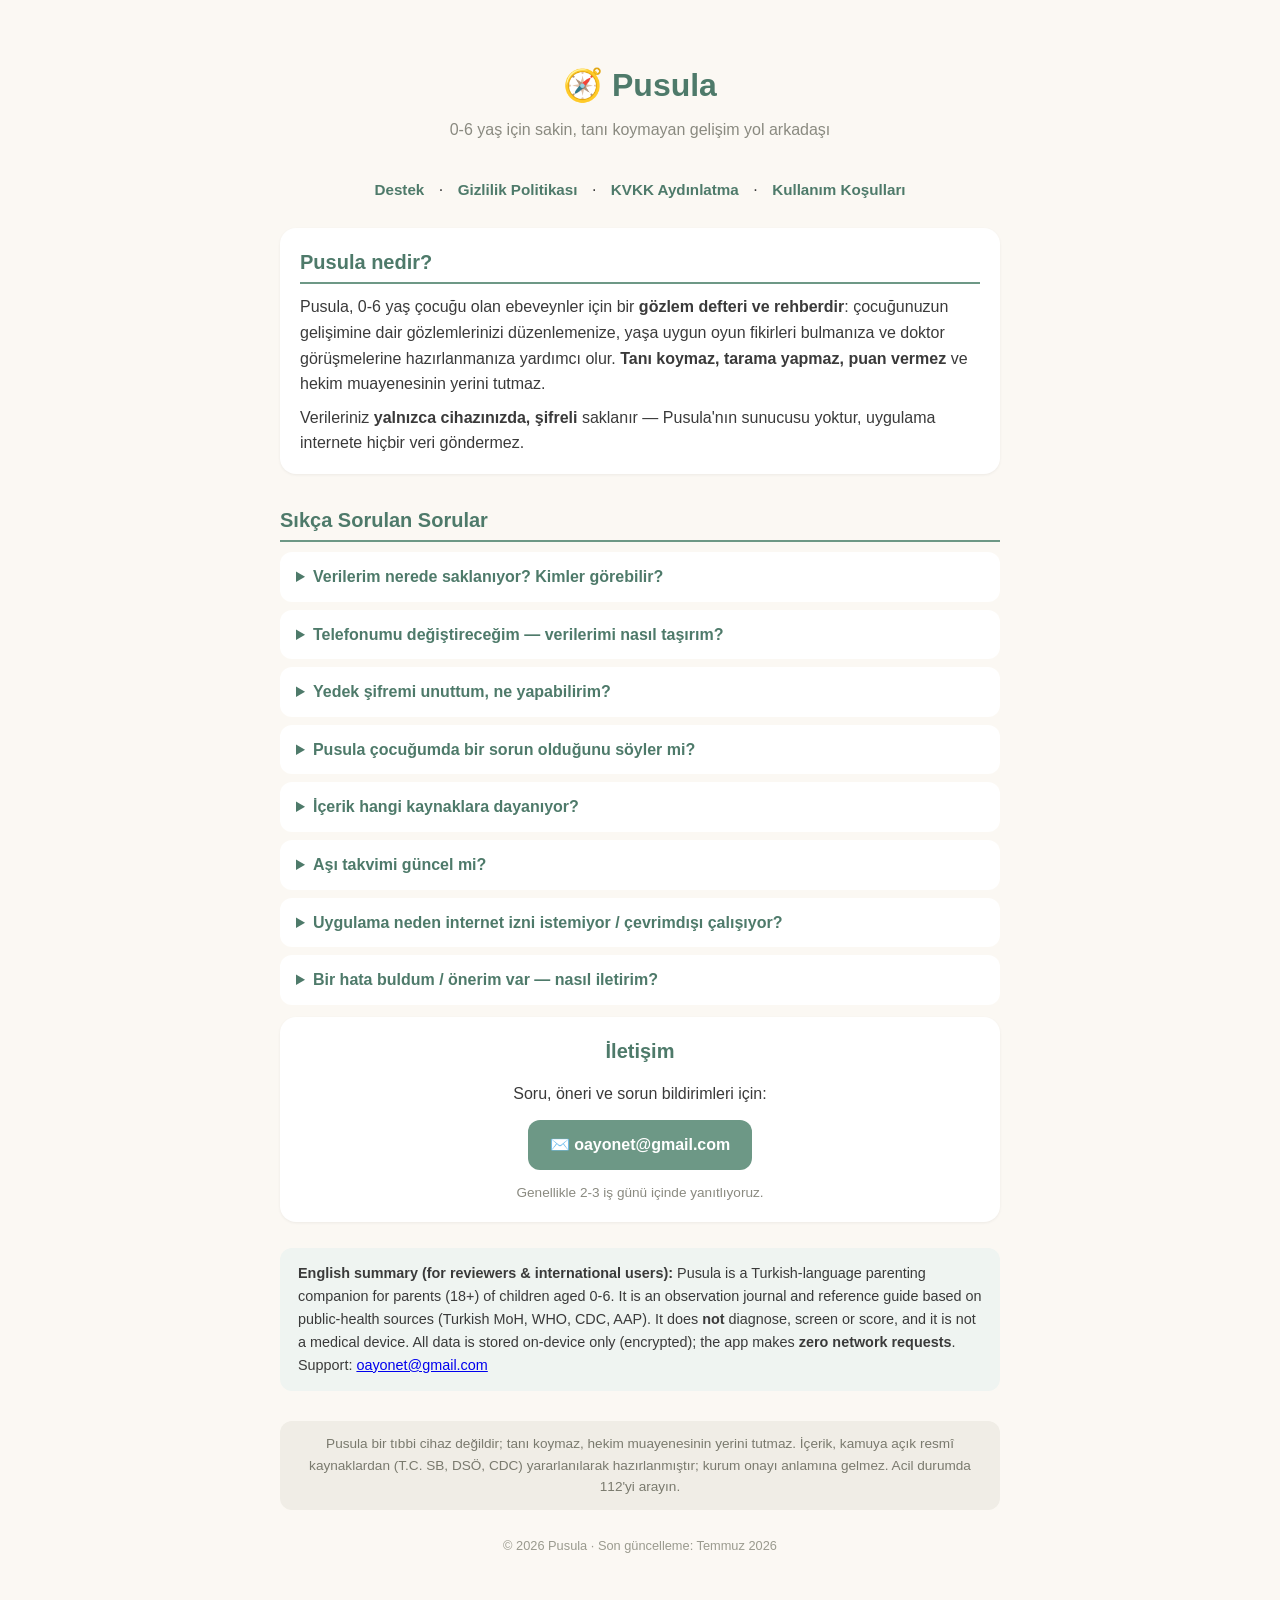
<file: index.html>
<!DOCTYPE html>
<html lang="tr">
<head>
<meta charset="utf-8">
<meta name="viewport" content="width=device-width, initial-scale=1">
<title>Pusula — Destek</title>
<link rel="stylesheet" href="style.css">
</head>
<body>
<div class="sarici">

<header>
  <h1>🧭 Pusula</h1>
  <p class="slogan">0-6 yaş için sakin, tanı koymayan gelişim yol arkadaşı</p>
</header>

<nav>
  <a href="index.html">Destek</a> ·
  <a href="gizlilik.html">Gizlilik Politikası</a> ·
  <a href="kvkk.html">KVKK Aydınlatma</a> ·
  <a href="kosullar.html">Kullanım Koşulları</a>
</nav>

<div class="kart">
  <h2 style="margin-top:0">Pusula nedir?</h2>
  <p>Pusula, 0-6 yaş çocuğu olan ebeveynler için bir <strong>gözlem defteri ve
  rehberdir</strong>: çocuğunuzun gelişimine dair gözlemlerinizi düzenlemenize,
  yaşa uygun oyun fikirleri bulmanıza ve doktor görüşmelerine hazırlanmanıza
  yardımcı olur. <strong>Tanı koymaz, tarama yapmaz, puan vermez</strong> ve
  hekim muayenesinin yerini tutmaz.</p>
  <p style="margin-top:8px">Verileriniz <strong>yalnızca cihazınızda, şifreli</strong>
  saklanır — Pusula'nın sunucusu yoktur, uygulama internete hiçbir veri göndermez.</p>
</div>

<h2>Sıkça Sorulan Sorular</h2>

<details>
  <summary>Verilerim nerede saklanıyor? Kimler görebilir?</summary>
  <p>Tüm veriler yalnızca sizin telefonunuzda, şifreli olarak saklanır. Pusula'nın
  sunucusu yoktur; hiçbir bilgi buluta, geliştiriciye veya üçüncü taraflara gitmez.
  Uygulama internete hiçbir istek göndermez. Bu yüzden verilerinizi biz de göremeyiz —
  bu bir eksik değil, bilinçli bir tasarım kararıdır.</p>
</details>

<details>
  <summary>Telefonumu değiştireceğim — verilerimi nasıl taşırım?</summary>
  <ol>
    <li>Eski telefonda: <strong>Ayarlar → Verilerimi dışa aktar (yedek)</strong> —
    bir şifre belirleyin ve çıkan yedek dosyasını (pusula_yedek_….txt) kendinize
    kaydedin/gönderin.</li>
    <li>Yeni telefonda: <strong>Ayarlar → Yedekten geri yükle → Yedek dosyasını seç</strong> —
    dosyayı seçin ve aynı şifreyi girin.</li>
  </ol>
  <p>Geri yükleme mevcut verinizi silmez; eşleşen kayıtlar güncellenir.</p>
</details>

<details>
  <summary>Yedek şifremi unuttum, ne yapabilirim?</summary>
  <p>Üzgünüz — <strong>hiçbir şey yapılamaz.</strong> Yedek dosyası yalnızca sizin
  belirlediğiniz şifreyle açılabilir; Pusula'nın sunucusu ve "şifre sıfırlama"
  imkânı yoktur. Bu, verilerinizin bizim dahil kimse tarafından okunamamasının
  bedelidir. Lütfen yedek şifrenizi güvenli bir yere not edin.</p>
</details>

<details>
  <summary>Pusula çocuğumda bir sorun olduğunu söyler mi?</summary>
  <p>Hayır. Pusula tanı koymaz ve "risk/sorun" etiketi kullanmaz. Gözlemlerinizde
  paylaşmaya değer bir şey varsa yalnızca <em>"bir sonraki ziyarette doktorunuzla
  paylaşmanız iyi olur"</em> der. Her çocuk kendi temposunda gelişir; değerlendirme
  her zaman hekiminize aittir. Endişeniz varsa uygulamayı beklemeden aile
  hekiminize/çocuk doktorunuza başvurun.</p>
</details>

<details>
  <summary>İçerik hangi kaynaklara dayanıyor?</summary>
  <p>T.C. Sağlık Bakanlığı izlem protokolleri, DSÖ (WHO), CDC ve AAP gibi kamuya
  açık resmî kaynaklar ile hakemli akademik yayınlar. Uygulamada her gelişim
  basamağının ve makalenin altında kaynağı görünür; kaynak satırına dokunarak
  ayrıntı görebilirsiniz. Kaynak gösterimi kurum onayı anlamına gelmez.</p>
</details>

<details>
  <summary>Aşı takvimi güncel mi?</summary>
  <p>Uygulamadaki takvim, 2025 T.C. Sağlık Bakanlığı Ulusal Aşı Takvimi'nin
  dökümüdür ve kişisel hatırlatma amaçlıdır. Aşı kararı ve zamanlaması her zaman
  hekiminize aittir; resmî aşı kartınız geçerli belgedir. Güncel takvimi Aile
  Sağlığı Merkeziniz teyit eder.</p>
</details>

<details>
  <summary>Uygulama neden internet izni istemiyor / çevrimdışı çalışıyor?</summary>
  <p>Çünkü internete ihtiyacı yok: tüm içerik uygulamanın içinde gelir, verileriniz
  cihazda kalır. Uçak modunda bile tüm özellikler çalışır.</p>
</details>

<details>
  <summary>Bir hata buldum / önerim var — nasıl iletirim?</summary>
  <p>Aşağıdaki e-posta düğmesini kullanın. Telefon modelinizi ve hatayı kısaca
  yazarsanız çok yardımcı olur. E-postanızda kişisel veri paylaşmak zorunda
  değilsiniz; paylaştıklarınız yalnızca sorununuzu çözmek için kullanılır.</p>
</details>

<div class="kart" style="text-align:center">
  <h2 style="margin-top:0; border:none">İletişim</h2>
  <p style="margin-bottom:14px">Soru, öneri ve sorun bildirimleri için:</p>
  <a class="buton" href="mailto:oayonet@gmail.com?subject=Pusula%20Destek">✉️ oayonet@gmail.com</a>
  <p style="margin-top:12px; font-size:.85rem; color:#8A8A80">Genellikle 2-3 iş günü içinde yanıtlıyoruz.</p>
</div>

<div class="en">
  <strong>English summary (for reviewers &amp; international users):</strong>
  Pusula is a Turkish-language parenting companion for parents (18+) of children
  aged 0-6. It is an observation journal and reference guide based on public-health
  sources (Turkish MoH, WHO, CDC, AAP). It does <strong>not</strong> diagnose, screen or score,
  and it is not a medical device. All data is stored on-device only (encrypted);
  the app makes <strong>zero network requests</strong>. Support: <a href="mailto:oayonet@gmail.com">oayonet@gmail.com</a>
</div>

<div class="uyari">
  Pusula bir tıbbi cihaz değildir; tanı koymaz, hekim muayenesinin yerini tutmaz.
  İçerik, kamuya açık resmî kaynaklardan (T.C. SB, DSÖ, CDC) yararlanılarak
  hazırlanmıştır; kurum onayı anlamına gelmez. Acil durumda 112'yi arayın.
</div>

<footer>© 2026 Pusula · Son güncelleme: Temmuz 2026</footer>

</div>
</body>
</html>
</file>
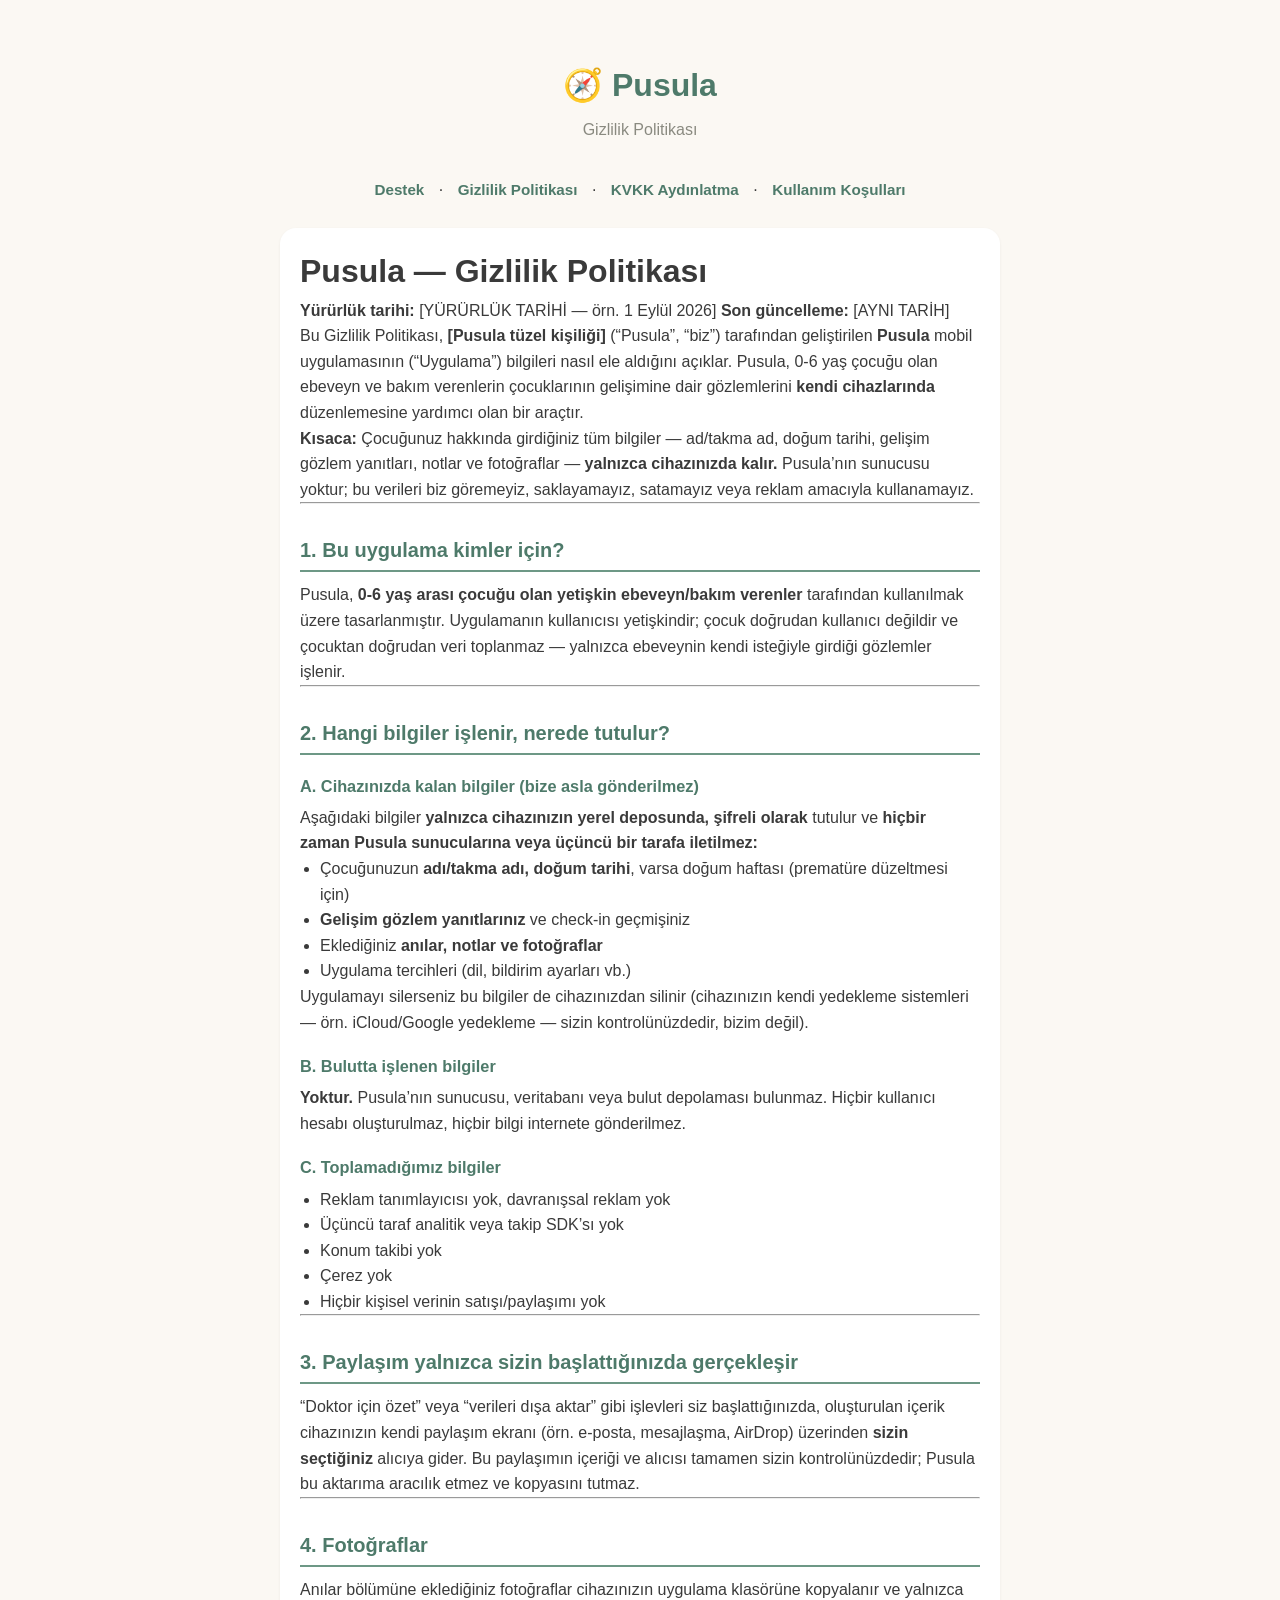
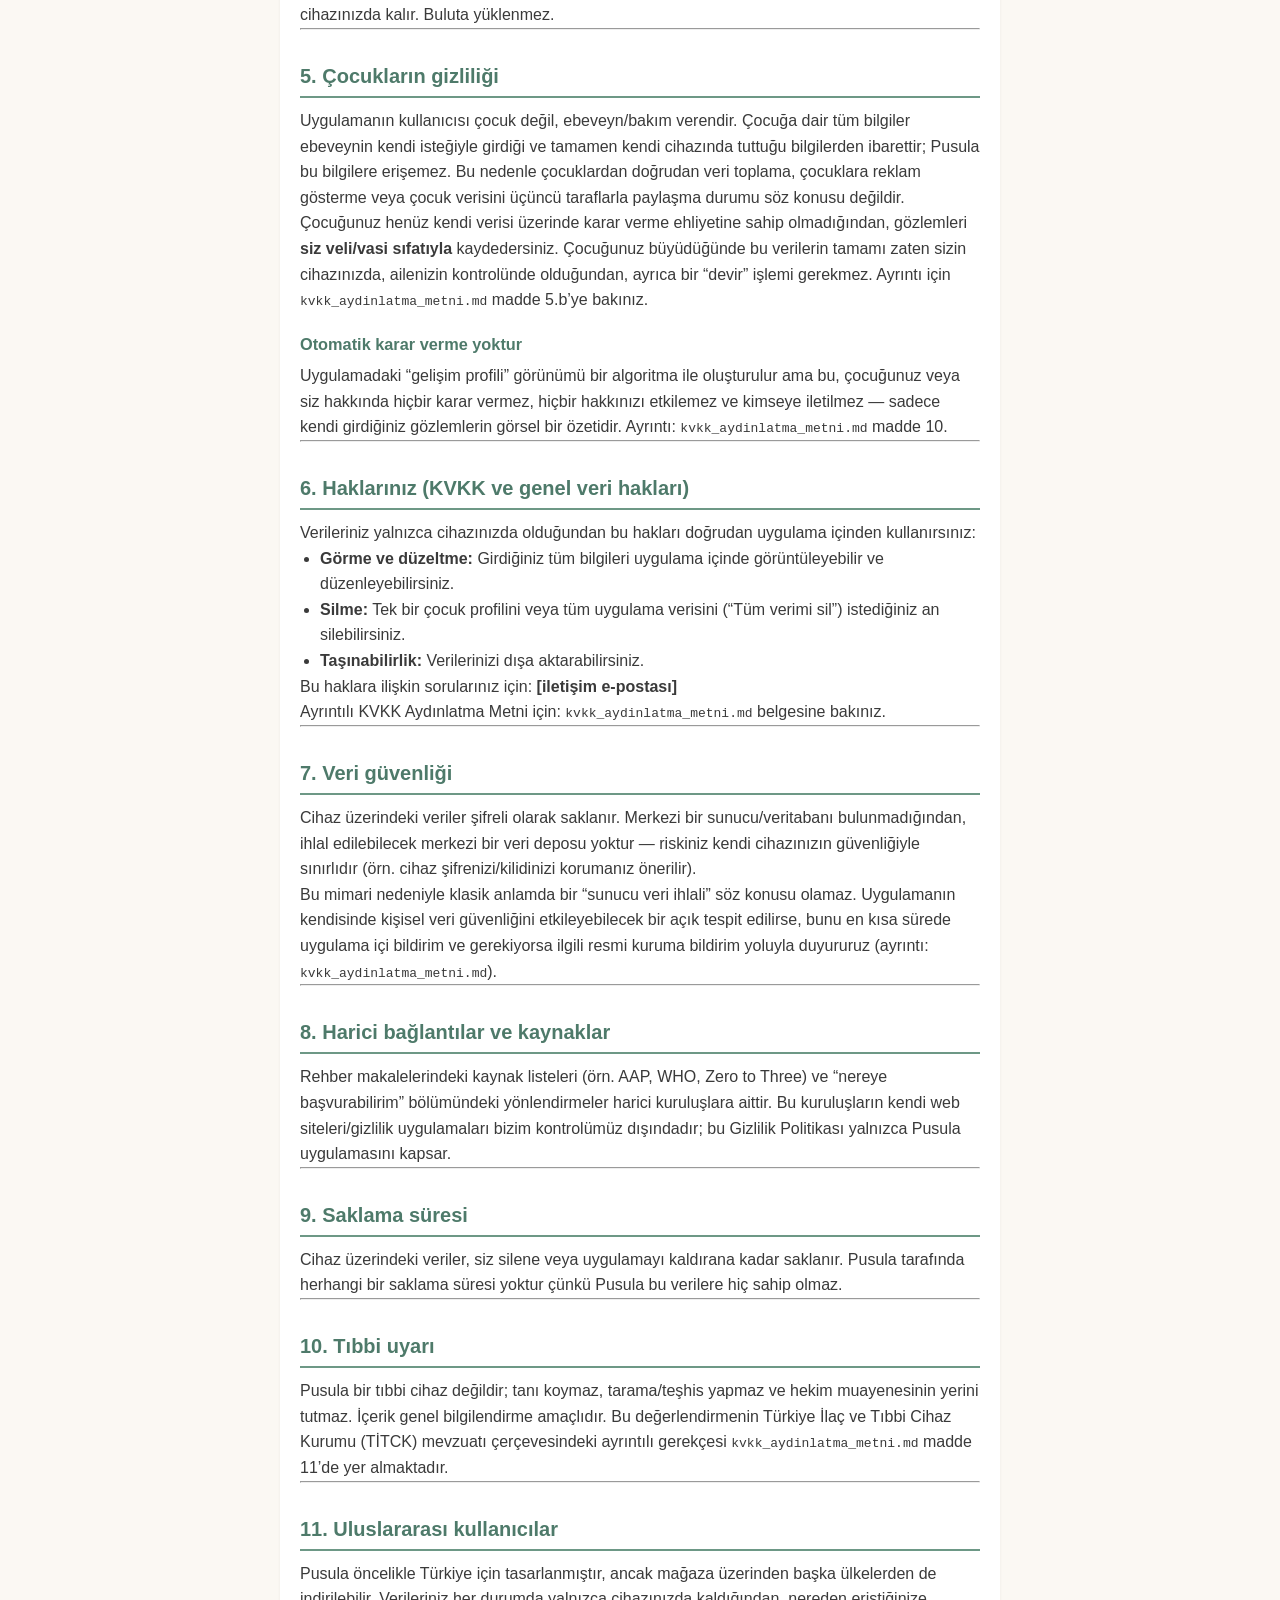
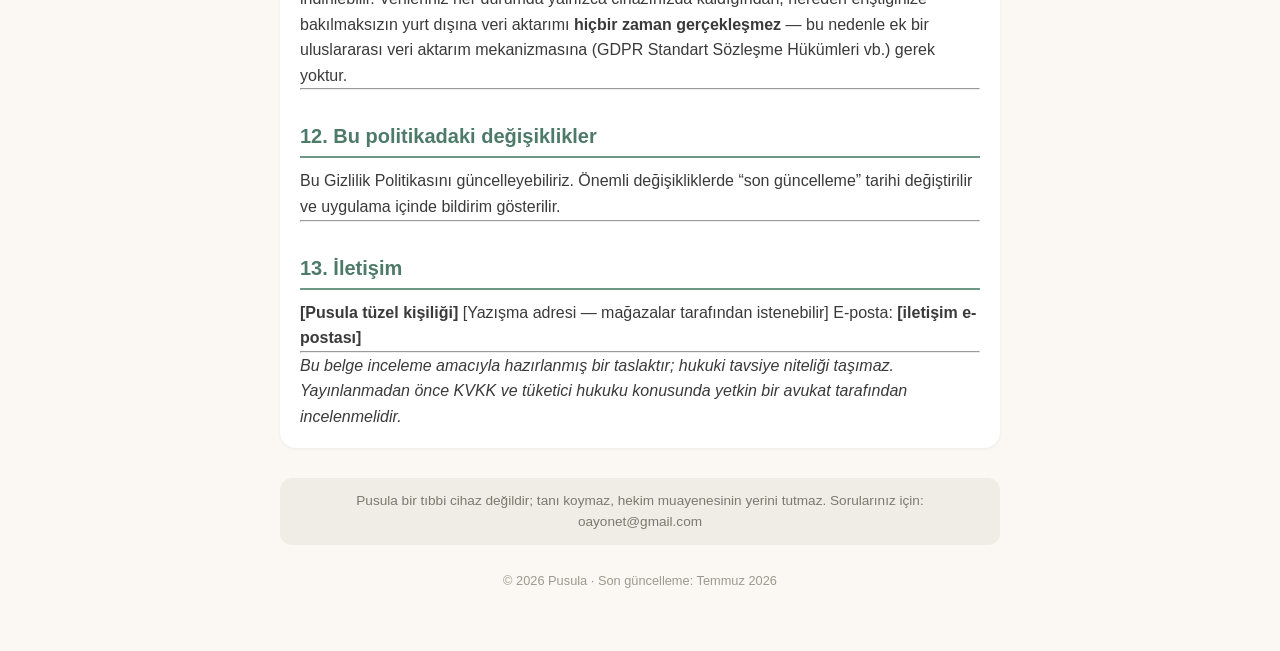
<file: gizlilik.html>
<!DOCTYPE html>
<html lang="tr">
<head>
<meta charset="utf-8">
<meta name="viewport" content="width=device-width, initial-scale=1">
<title>Pusula — Gizlilik Politikası</title>
<link rel="stylesheet" href="style.css">
</head>
<body>
<div class="sarici">
<header><h1>🧭 Pusula</h1><p class="slogan">Gizlilik Politikası</p></header>
<nav>
  <a href="index.html">Destek</a> ·
  <a href="gizlilik.html">Gizlilik Politikası</a> ·
  <a href="kvkk.html">KVKK Aydınlatma</a> ·
  <a href="kosullar.html">Kullanım Koşulları</a>
</nav>
<div class="kart">
<h1 id="pusula-gizlilik-politikası">Pusula — Gizlilik Politikası</h1>
<p><strong>Yürürlük tarihi:</strong> [YÜRÜRLÜK TARİHİ — örn. 1 Eylül
2026] <strong>Son güncelleme:</strong> [AYNI TARİH]</p>
<p>Bu Gizlilik Politikası, <strong>[Pusula tüzel kişiliği]</strong>
(“Pusula”, “biz”) tarafından geliştirilen <strong>Pusula</strong> mobil
uygulamasının (“Uygulama”) bilgileri nasıl ele aldığını açıklar. Pusula,
0-6 yaş çocuğu olan ebeveyn ve bakım verenlerin çocuklarının gelişimine
dair gözlemlerini <strong>kendi cihazlarında</strong> düzenlemesine
yardımcı olan bir araçtır.</p>
<p><strong>Kısaca:</strong> Çocuğunuz hakkında girdiğiniz tüm bilgiler —
ad/takma ad, doğum tarihi, gelişim gözlem yanıtları, notlar ve
fotoğraflar — <strong>yalnızca cihazınızda kalır.</strong> Pusula’nın
sunucusu yoktur; bu verileri biz göremeyiz, saklayamayız, satamayız veya
reklam amacıyla kullanamayız.</p>
<hr />
<h2 id="bu-uygulama-kimler-için">1. Bu uygulama kimler için?</h2>
<p>Pusula, <strong>0-6 yaş arası çocuğu olan yetişkin ebeveyn/bakım
verenler</strong> tarafından kullanılmak üzere tasarlanmıştır.
Uygulamanın kullanıcısı yetişkindir; çocuk doğrudan kullanıcı değildir
ve çocuktan doğrudan veri toplanmaz — yalnızca ebeveynin kendi isteğiyle
girdiği gözlemler işlenir.</p>
<hr />
<h2 id="hangi-bilgiler-işlenir-nerede-tutulur">2. Hangi bilgiler
işlenir, nerede tutulur?</h2>
<h3 id="a.-cihazınızda-kalan-bilgiler-bize-asla-gönderilmez">A.
Cihazınızda kalan bilgiler (bize asla gönderilmez)</h3>
<p>Aşağıdaki bilgiler <strong>yalnızca cihazınızın yerel deposunda,
şifreli olarak</strong> tutulur ve <strong>hiçbir zaman Pusula
sunucularına veya üçüncü bir tarafa iletilmez:</strong></p>
<ul>
<li>Çocuğunuzun <strong>adı/takma adı, doğum tarihi</strong>, varsa
doğum haftası (prematüre düzeltmesi için)</li>
<li><strong>Gelişim gözlem yanıtlarınız</strong> ve check-in
geçmişiniz</li>
<li>Eklediğiniz <strong>anılar, notlar ve fotoğraflar</strong></li>
<li>Uygulama tercihleri (dil, bildirim ayarları vb.)</li>
</ul>
<p>Uygulamayı silerseniz bu bilgiler de cihazınızdan silinir
(cihazınızın kendi yedekleme sistemleri — örn. iCloud/Google yedekleme —
sizin kontrolünüzdedir, bizim değil).</p>
<h3 id="b.-bulutta-işlenen-bilgiler">B. Bulutta işlenen bilgiler</h3>
<p><strong>Yoktur.</strong> Pusula’nın sunucusu, veritabanı veya bulut
depolaması bulunmaz. Hiçbir kullanıcı hesabı oluşturulmaz, hiçbir bilgi
internete gönderilmez.</p>
<h3 id="c.-toplamadığımız-bilgiler">C. Toplamadığımız bilgiler</h3>
<ul>
<li>Reklam tanımlayıcısı yok, davranışsal reklam yok</li>
<li>Üçüncü taraf analitik veya takip SDK’sı yok</li>
<li>Konum takibi yok</li>
<li>Çerez yok</li>
<li>Hiçbir kişisel verinin satışı/paylaşımı yok</li>
</ul>
<hr />
<h2 id="paylaşım-yalnızca-sizin-başlattığınızda-gerçekleşir">3. Paylaşım
yalnızca sizin başlattığınızda gerçekleşir</h2>
<p>“Doktor için özet” veya “verileri dışa aktar” gibi işlevleri siz
başlattığınızda, oluşturulan içerik cihazınızın kendi paylaşım ekranı
(örn. e-posta, mesajlaşma, AirDrop) üzerinden <strong>sizin
seçtiğiniz</strong> alıcıya gider. Bu paylaşımın içeriği ve alıcısı
tamamen sizin kontrolünüzdedir; Pusula bu aktarıma aracılık etmez ve
kopyasını tutmaz.</p>
<hr />
<h2 id="fotoğraflar">4. Fotoğraflar</h2>
<p>Anılar bölümüne eklediğiniz fotoğraflar cihazınızın uygulama
klasörüne kopyalanır ve yalnızca cihazınızda kalır. Buluta
yüklenmez.</p>
<hr />
<h2 id="çocukların-gizliliği">5. Çocukların gizliliği</h2>
<p>Uygulamanın kullanıcısı çocuk değil, ebeveyn/bakım verendir. Çocuğa
dair tüm bilgiler ebeveynin kendi isteğiyle girdiği ve tamamen kendi
cihazında tuttuğu bilgilerden ibarettir; Pusula bu bilgilere erişemez.
Bu nedenle çocuklardan doğrudan veri toplama, çocuklara reklam gösterme
veya çocuk verisini üçüncü taraflarla paylaşma durumu söz konusu
değildir.</p>
<p>Çocuğunuz henüz kendi verisi üzerinde karar verme ehliyetine sahip
olmadığından, gözlemleri <strong>siz veli/vasi sıfatıyla</strong>
kaydedersiniz. Çocuğunuz büyüdüğünde bu verilerin tamamı zaten sizin
cihazınızda, ailenizin kontrolünde olduğundan, ayrıca bir “devir” işlemi
gerekmez. Ayrıntı için <code>kvkk_aydinlatma_metni.md</code> madde
5.b’ye bakınız.</p>
<h3 id="otomatik-karar-verme-yoktur">Otomatik karar verme yoktur</h3>
<p>Uygulamadaki “gelişim profili” görünümü bir algoritma ile oluşturulur
ama bu, çocuğunuz veya siz hakkında hiçbir karar vermez, hiçbir
hakkınızı etkilemez ve kimseye iletilmez — sadece kendi girdiğiniz
gözlemlerin görsel bir özetidir. Ayrıntı:
<code>kvkk_aydinlatma_metni.md</code> madde 10.</p>
<hr />
<h2 id="haklarınız-kvkk-ve-genel-veri-hakları">6. Haklarınız (KVKK ve
genel veri hakları)</h2>
<p>Verileriniz yalnızca cihazınızda olduğundan bu hakları doğrudan
uygulama içinden kullanırsınız:</p>
<ul>
<li><strong>Görme ve düzeltme:</strong> Girdiğiniz tüm bilgileri
uygulama içinde görüntüleyebilir ve düzenleyebilirsiniz.</li>
<li><strong>Silme:</strong> Tek bir çocuk profilini veya tüm uygulama
verisini (“Tüm verimi sil”) istediğiniz an silebilirsiniz.</li>
<li><strong>Taşınabilirlik:</strong> Verilerinizi dışa
aktarabilirsiniz.</li>
</ul>
<p>Bu haklara ilişkin sorularınız için: <strong>[iletişim
e-postası]</strong></p>
<p>Ayrıntılı KVKK Aydınlatma Metni için:
<code>kvkk_aydinlatma_metni.md</code> belgesine bakınız.</p>
<hr />
<h2 id="veri-güvenliği">7. Veri güvenliği</h2>
<p>Cihaz üzerindeki veriler şifreli olarak saklanır. Merkezi bir
sunucu/veritabanı bulunmadığından, ihlal edilebilecek merkezi bir veri
deposu yoktur — riskiniz kendi cihazınızın güvenliğiyle sınırlıdır (örn.
cihaz şifrenizi/kilidinizi korumanız önerilir).</p>
<p>Bu mimari nedeniyle klasik anlamda bir “sunucu veri ihlali” söz
konusu olamaz. Uygulamanın kendisinde kişisel veri güvenliğini
etkileyebilecek bir açık tespit edilirse, bunu en kısa sürede uygulama
içi bildirim ve gerekiyorsa ilgili resmi kuruma bildirim yoluyla
duyururuz (ayrıntı: <code>kvkk_aydinlatma_metni.md</code>).</p>
<hr />
<h2 id="harici-bağlantılar-ve-kaynaklar">8. Harici bağlantılar ve
kaynaklar</h2>
<p>Rehber makalelerindeki kaynak listeleri (örn. AAP, WHO, Zero to
Three) ve “nereye başvurabilirim” bölümündeki yönlendirmeler harici
kuruluşlara aittir. Bu kuruluşların kendi web siteleri/gizlilik
uygulamaları bizim kontrolümüz dışındadır; bu Gizlilik Politikası
yalnızca Pusula uygulamasını kapsar.</p>
<hr />
<h2 id="saklama-süresi">9. Saklama süresi</h2>
<p>Cihaz üzerindeki veriler, siz silene veya uygulamayı kaldırana kadar
saklanır. Pusula tarafında herhangi bir saklama süresi yoktur çünkü
Pusula bu verilere hiç sahip olmaz.</p>
<hr />
<h2 id="tıbbi-uyarı">10. Tıbbi uyarı</h2>
<p>Pusula bir tıbbi cihaz değildir; tanı koymaz, tarama/teşhis yapmaz ve
hekim muayenesinin yerini tutmaz. İçerik genel bilgilendirme amaçlıdır.
Bu değerlendirmenin Türkiye İlaç ve Tıbbi Cihaz Kurumu (TİTCK) mevzuatı
çerçevesindeki ayrıntılı gerekçesi <code>kvkk_aydinlatma_metni.md</code>
madde 11’de yer almaktadır.</p>
<hr />
<h2 id="uluslararası-kullanıcılar">11. Uluslararası kullanıcılar</h2>
<p>Pusula öncelikle Türkiye için tasarlanmıştır, ancak mağaza üzerinden
başka ülkelerden de indirilebilir. Verileriniz her durumda yalnızca
cihazınızda kaldığından, nereden eriştiğinize bakılmaksızın yurt dışına
veri aktarımı <strong>hiçbir zaman gerçekleşmez</strong> — bu nedenle ek
bir uluslararası veri aktarım mekanizmasına (GDPR Standart Sözleşme
Hükümleri vb.) gerek yoktur.</p>
<hr />
<h2 id="bu-politikadaki-değişiklikler">12. Bu politikadaki
değişiklikler</h2>
<p>Bu Gizlilik Politikasını güncelleyebiliriz. Önemli değişikliklerde
“son güncelleme” tarihi değiştirilir ve uygulama içinde bildirim
gösterilir.</p>
<hr />
<h2 id="iletişim">13. İletişim</h2>
<p><strong>[Pusula tüzel kişiliği]</strong> [Yazışma adresi — mağazalar
tarafından istenebilir] E-posta: <strong>[iletişim
e-postası]</strong></p>
<hr />
<p><em>Bu belge inceleme amacıyla hazırlanmış bir taslaktır; hukuki
tavsiye niteliği taşımaz. Yayınlanmadan önce KVKK ve tüketici hukuku
konusunda yetkin bir avukat tarafından incelenmelidir.</em></p>
</div>
<div class="uyari">Pusula bir tıbbi cihaz değildir; tanı koymaz, hekim muayenesinin yerini tutmaz. Sorularınız için: oayonet@gmail.com</div>
<footer>© 2026 Pusula · Son güncelleme: Temmuz 2026</footer>
</div>
</body>
</html>
</file>
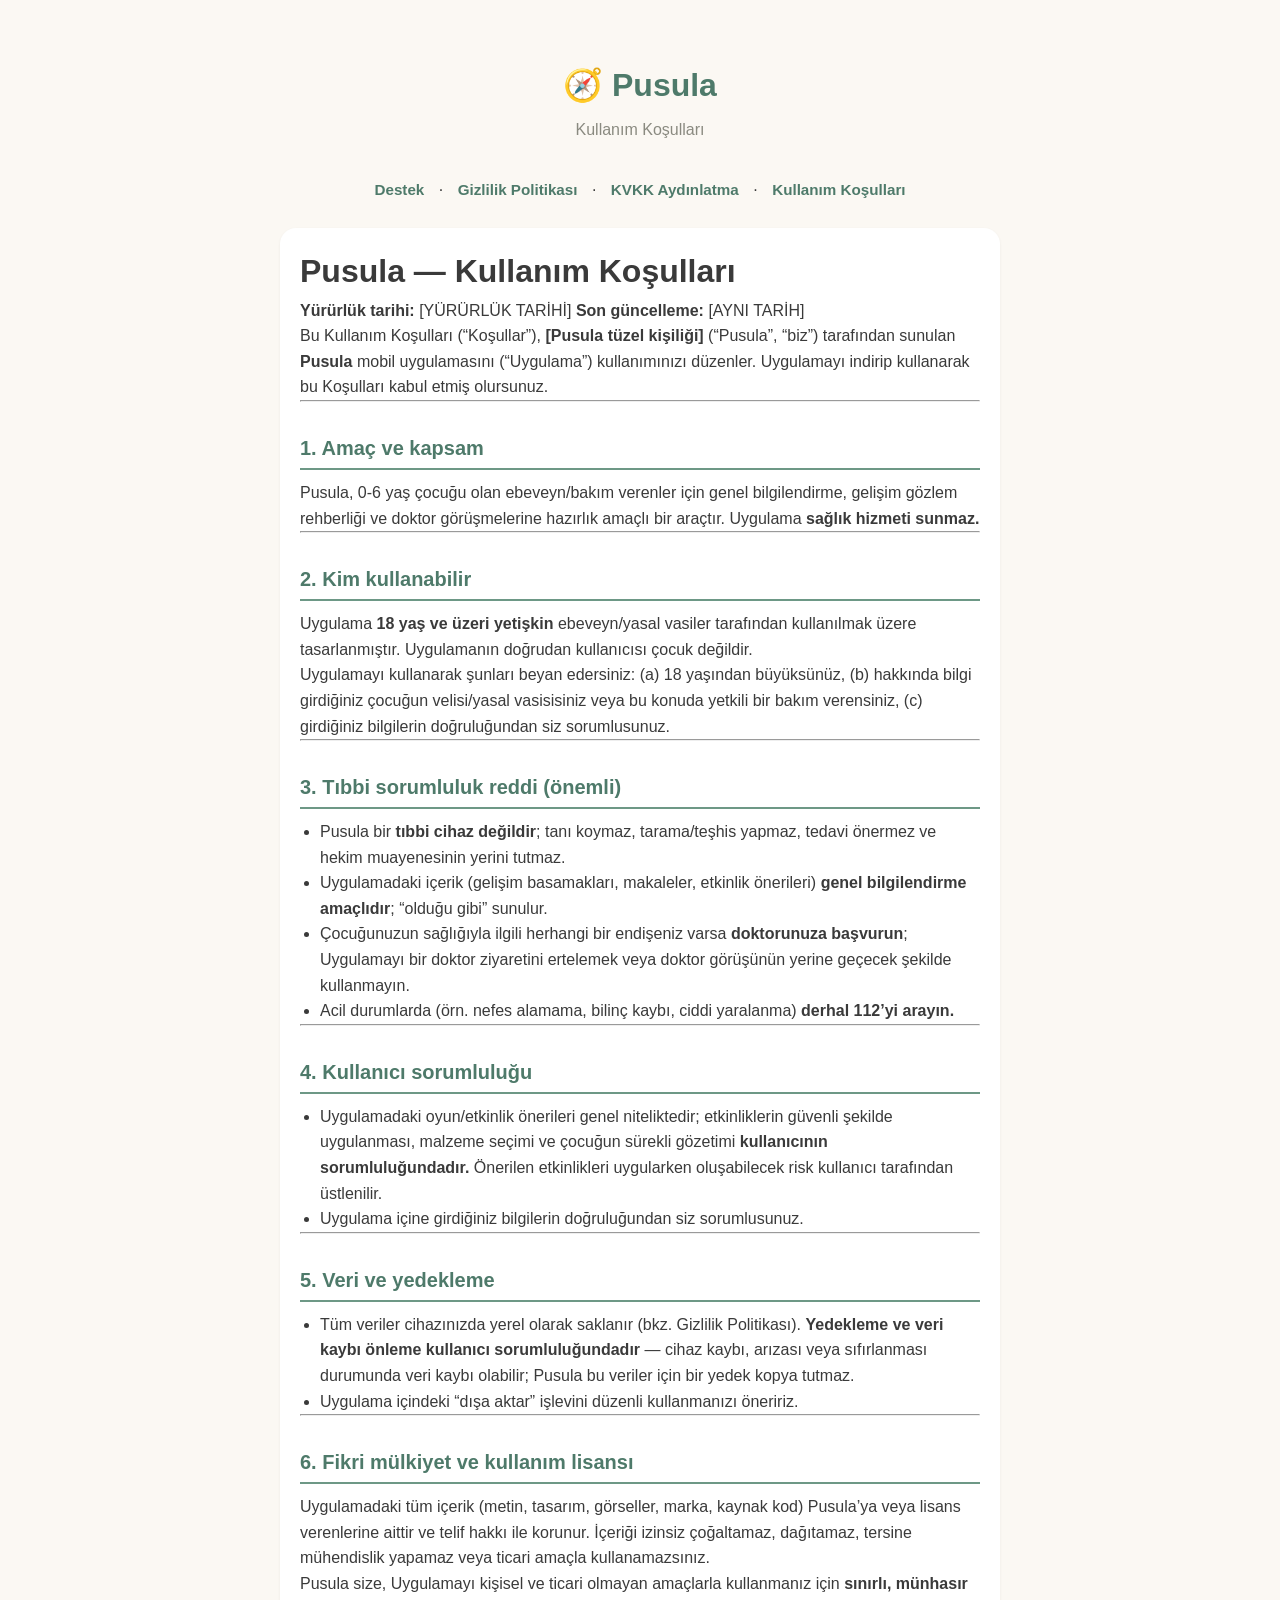
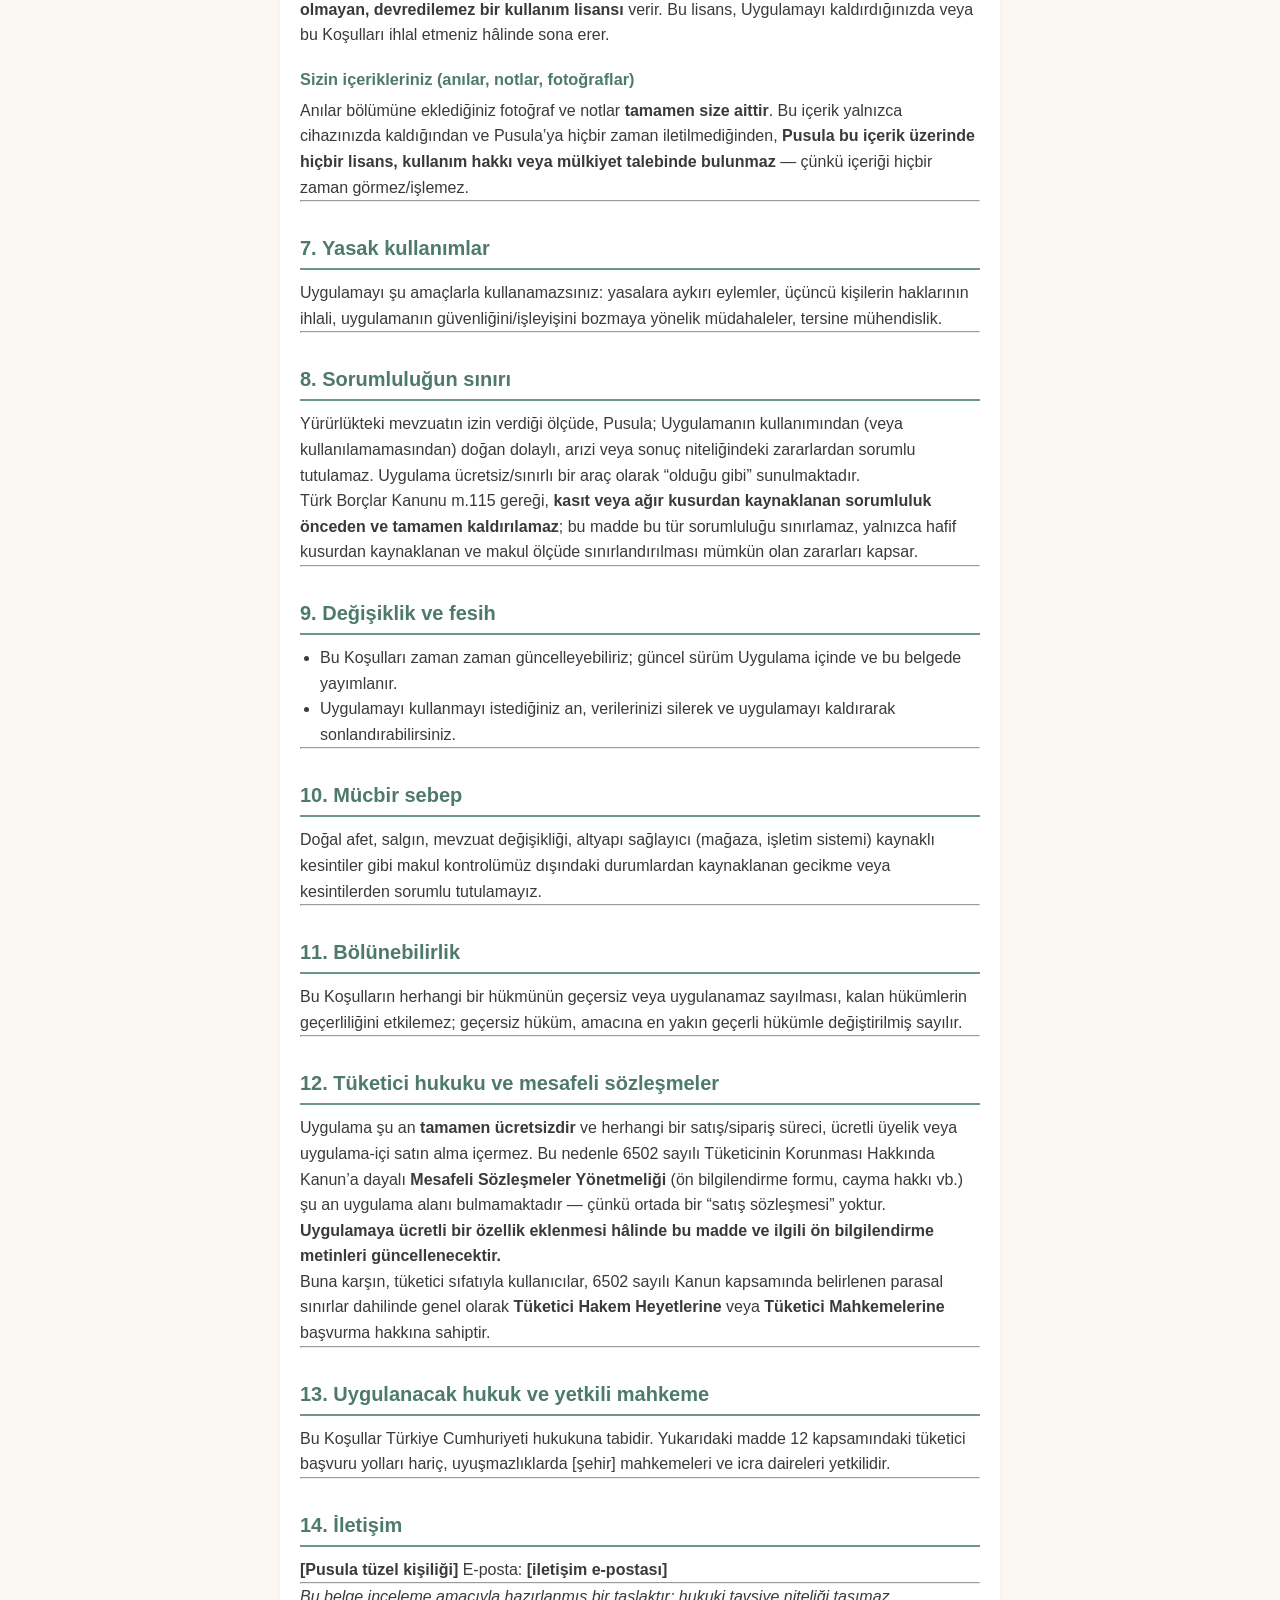
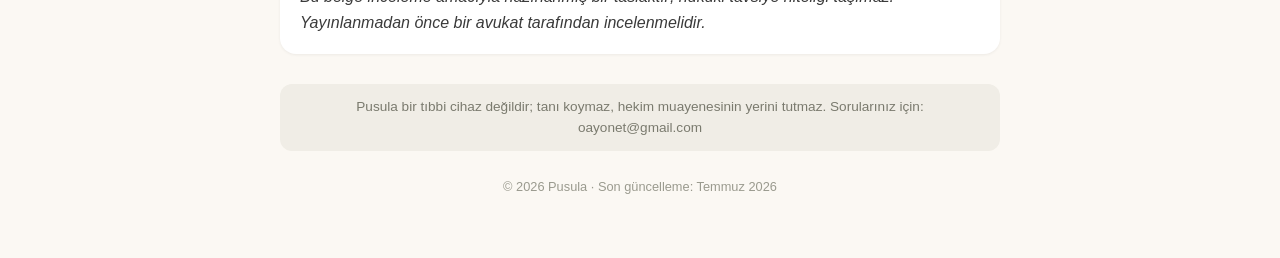
<file: kosullar.html>
<!DOCTYPE html>
<html lang="tr">
<head>
<meta charset="utf-8">
<meta name="viewport" content="width=device-width, initial-scale=1">
<title>Pusula — Kullanım Koşulları</title>
<link rel="stylesheet" href="style.css">
</head>
<body>
<div class="sarici">
<header><h1>🧭 Pusula</h1><p class="slogan">Kullanım Koşulları</p></header>
<nav>
  <a href="index.html">Destek</a> ·
  <a href="gizlilik.html">Gizlilik Politikası</a> ·
  <a href="kvkk.html">KVKK Aydınlatma</a> ·
  <a href="kosullar.html">Kullanım Koşulları</a>
</nav>
<div class="kart">
<h1 id="pusula-kullanım-koşulları">Pusula — Kullanım Koşulları</h1>
<p><strong>Yürürlük tarihi:</strong> [YÜRÜRLÜK TARİHİ] <strong>Son
güncelleme:</strong> [AYNI TARİH]</p>
<p>Bu Kullanım Koşulları (“Koşullar”), <strong>[Pusula tüzel
kişiliği]</strong> (“Pusula”, “biz”) tarafından sunulan
<strong>Pusula</strong> mobil uygulamasını (“Uygulama”) kullanımınızı
düzenler. Uygulamayı indirip kullanarak bu Koşulları kabul etmiş
olursunuz.</p>
<hr />
<h2 id="amaç-ve-kapsam">1. Amaç ve kapsam</h2>
<p>Pusula, 0-6 yaş çocuğu olan ebeveyn/bakım verenler için genel
bilgilendirme, gelişim gözlem rehberliği ve doktor görüşmelerine
hazırlık amaçlı bir araçtır. Uygulama <strong>sağlık hizmeti
sunmaz.</strong></p>
<hr />
<h2 id="kim-kullanabilir">2. Kim kullanabilir</h2>
<p>Uygulama <strong>18 yaş ve üzeri yetişkin</strong> ebeveyn/yasal
vasiler tarafından kullanılmak üzere tasarlanmıştır. Uygulamanın
doğrudan kullanıcısı çocuk değildir.</p>
<p>Uygulamayı kullanarak şunları beyan edersiniz: (a) 18 yaşından
büyüksünüz, (b) hakkında bilgi girdiğiniz çocuğun velisi/yasal
vasisisiniz veya bu konuda yetkili bir bakım verensiniz, (c) girdiğiniz
bilgilerin doğruluğundan siz sorumlusunuz.</p>
<hr />
<h2 id="tıbbi-sorumluluk-reddi-önemli">3. Tıbbi sorumluluk reddi
(önemli)</h2>
<ul>
<li>Pusula bir <strong>tıbbi cihaz değildir</strong>; tanı koymaz,
tarama/teşhis yapmaz, tedavi önermez ve hekim muayenesinin yerini
tutmaz.</li>
<li>Uygulamadaki içerik (gelişim basamakları, makaleler, etkinlik
önerileri) <strong>genel bilgilendirme amaçlıdır</strong>; “olduğu gibi”
sunulur.</li>
<li>Çocuğunuzun sağlığıyla ilgili herhangi bir endişeniz varsa
<strong>doktorunuza başvurun</strong>; Uygulamayı bir doktor ziyaretini
ertelemek veya doktor görüşünün yerine geçecek şekilde kullanmayın.</li>
<li>Acil durumlarda (örn. nefes alamama, bilinç kaybı, ciddi yaralanma)
<strong>derhal 112’yi arayın.</strong></li>
</ul>
<hr />
<h2 id="kullanıcı-sorumluluğu">4. Kullanıcı sorumluluğu</h2>
<ul>
<li>Uygulamadaki oyun/etkinlik önerileri genel niteliktedir;
etkinliklerin güvenli şekilde uygulanması, malzeme seçimi ve çocuğun
sürekli gözetimi <strong>kullanıcının sorumluluğundadır.</strong>
Önerilen etkinlikleri uygularken oluşabilecek risk kullanıcı tarafından
üstlenilir.</li>
<li>Uygulama içine girdiğiniz bilgilerin doğruluğundan siz
sorumlusunuz.</li>
</ul>
<hr />
<h2 id="veri-ve-yedekleme">5. Veri ve yedekleme</h2>
<ul>
<li>Tüm veriler cihazınızda yerel olarak saklanır (bkz. Gizlilik
Politikası). <strong>Yedekleme ve veri kaybı önleme kullanıcı
sorumluluğundadır</strong> — cihaz kaybı, arızası veya sıfırlanması
durumunda veri kaybı olabilir; Pusula bu veriler için bir yedek kopya
tutmaz.</li>
<li>Uygulama içindeki “dışa aktar” işlevini düzenli kullanmanızı
öneririz.</li>
</ul>
<hr />
<h2 id="fikri-mülkiyet-ve-kullanım-lisansı">6. Fikri mülkiyet ve
kullanım lisansı</h2>
<p>Uygulamadaki tüm içerik (metin, tasarım, görseller, marka, kaynak
kod) Pusula’ya veya lisans verenlerine aittir ve telif hakkı ile
korunur. İçeriği izinsiz çoğaltamaz, dağıtamaz, tersine mühendislik
yapamaz veya ticari amaçla kullanamazsınız.</p>
<p>Pusula size, Uygulamayı kişisel ve ticari olmayan amaçlarla
kullanmanız için <strong>sınırlı, münhasır olmayan, devredilemez bir
kullanım lisansı</strong> verir. Bu lisans, Uygulamayı kaldırdığınızda
veya bu Koşulları ihlal etmeniz hâlinde sona erer.</p>
<h3 id="sizin-içerikleriniz-anılar-notlar-fotoğraflar">Sizin
içerikleriniz (anılar, notlar, fotoğraflar)</h3>
<p>Anılar bölümüne eklediğiniz fotoğraf ve notlar <strong>tamamen size
aittir</strong>. Bu içerik yalnızca cihazınızda kaldığından ve Pusula’ya
hiçbir zaman iletilmediğinden, <strong>Pusula bu içerik üzerinde hiçbir
lisans, kullanım hakkı veya mülkiyet talebinde bulunmaz</strong> — çünkü
içeriği hiçbir zaman görmez/işlemez.</p>
<hr />
<h2 id="yasak-kullanımlar">7. Yasak kullanımlar</h2>
<p>Uygulamayı şu amaçlarla kullanamazsınız: yasalara aykırı eylemler,
üçüncü kişilerin haklarının ihlali, uygulamanın güvenliğini/işleyişini
bozmaya yönelik müdahaleler, tersine mühendislik.</p>
<hr />
<h2 id="sorumluluğun-sınırı">8. Sorumluluğun sınırı</h2>
<p>Yürürlükteki mevzuatın izin verdiği ölçüde, Pusula; Uygulamanın
kullanımından (veya kullanılamamasından) doğan dolaylı, arızi veya sonuç
niteliğindeki zararlardan sorumlu tutulamaz. Uygulama ücretsiz/sınırlı
bir araç olarak “olduğu gibi” sunulmaktadır.</p>
<p>Türk Borçlar Kanunu m.115 gereği, <strong>kasıt veya ağır kusurdan
kaynaklanan sorumluluk önceden ve tamamen kaldırılamaz</strong>; bu
madde bu tür sorumluluğu sınırlamaz, yalnızca hafif kusurdan kaynaklanan
ve makul ölçüde sınırlandırılması mümkün olan zararları kapsar.</p>
<hr />
<h2 id="değişiklik-ve-fesih">9. Değişiklik ve fesih</h2>
<ul>
<li>Bu Koşulları zaman zaman güncelleyebiliriz; güncel sürüm Uygulama
içinde ve bu belgede yayımlanır.</li>
<li>Uygulamayı kullanmayı istediğiniz an, verilerinizi silerek ve
uygulamayı kaldırarak sonlandırabilirsiniz.</li>
</ul>
<hr />
<h2 id="mücbir-sebep">10. Mücbir sebep</h2>
<p>Doğal afet, salgın, mevzuat değişikliği, altyapı sağlayıcı (mağaza,
işletim sistemi) kaynaklı kesintiler gibi makul kontrolümüz dışındaki
durumlardan kaynaklanan gecikme veya kesintilerden sorumlu
tutulamayız.</p>
<hr />
<h2 id="bölünebilirlik">11. Bölünebilirlik</h2>
<p>Bu Koşulların herhangi bir hükmünün geçersiz veya uygulanamaz
sayılması, kalan hükümlerin geçerliliğini etkilemez; geçersiz hüküm,
amacına en yakın geçerli hükümle değiştirilmiş sayılır.</p>
<hr />
<h2 id="tüketici-hukuku-ve-mesafeli-sözleşmeler">12. Tüketici hukuku ve
mesafeli sözleşmeler</h2>
<p>Uygulama şu an <strong>tamamen ücretsizdir</strong> ve herhangi bir
satış/sipariş süreci, ücretli üyelik veya uygulama-içi satın alma
içermez. Bu nedenle 6502 sayılı Tüketicinin Korunması Hakkında Kanun’a
dayalı <strong>Mesafeli Sözleşmeler Yönetmeliği</strong> (ön
bilgilendirme formu, cayma hakkı vb.) şu an uygulama alanı bulmamaktadır
— çünkü ortada bir “satış sözleşmesi” yoktur. <strong>Uygulamaya ücretli
bir özellik eklenmesi hâlinde bu madde ve ilgili ön bilgilendirme
metinleri güncellenecektir.</strong></p>
<p>Buna karşın, tüketici sıfatıyla kullanıcılar, 6502 sayılı Kanun
kapsamında belirlenen parasal sınırlar dahilinde genel olarak
<strong>Tüketici Hakem Heyetlerine</strong> veya <strong>Tüketici
Mahkemelerine</strong> başvurma hakkına sahiptir.</p>
<hr />
<h2 id="uygulanacak-hukuk-ve-yetkili-mahkeme">13. Uygulanacak hukuk ve
yetkili mahkeme</h2>
<p>Bu Koşullar Türkiye Cumhuriyeti hukukuna tabidir. Yukarıdaki madde 12
kapsamındaki tüketici başvuru yolları hariç, uyuşmazlıklarda [şehir]
mahkemeleri ve icra daireleri yetkilidir.</p>
<hr />
<h2 id="iletişim">14. İletişim</h2>
<p><strong>[Pusula tüzel kişiliği]</strong> E-posta: <strong>[iletişim
e-postası]</strong></p>
<hr />
<p><em>Bu belge inceleme amacıyla hazırlanmış bir taslaktır; hukuki
tavsiye niteliği taşımaz. Yayınlanmadan önce bir avukat tarafından
incelenmelidir.</em></p>
</div>
<div class="uyari">Pusula bir tıbbi cihaz değildir; tanı koymaz, hekim muayenesinin yerini tutmaz. Sorularınız için: oayonet@gmail.com</div>
<footer>© 2026 Pusula · Son güncelleme: Temmuz 2026</footer>
</div>
</body>
</html>
</file>
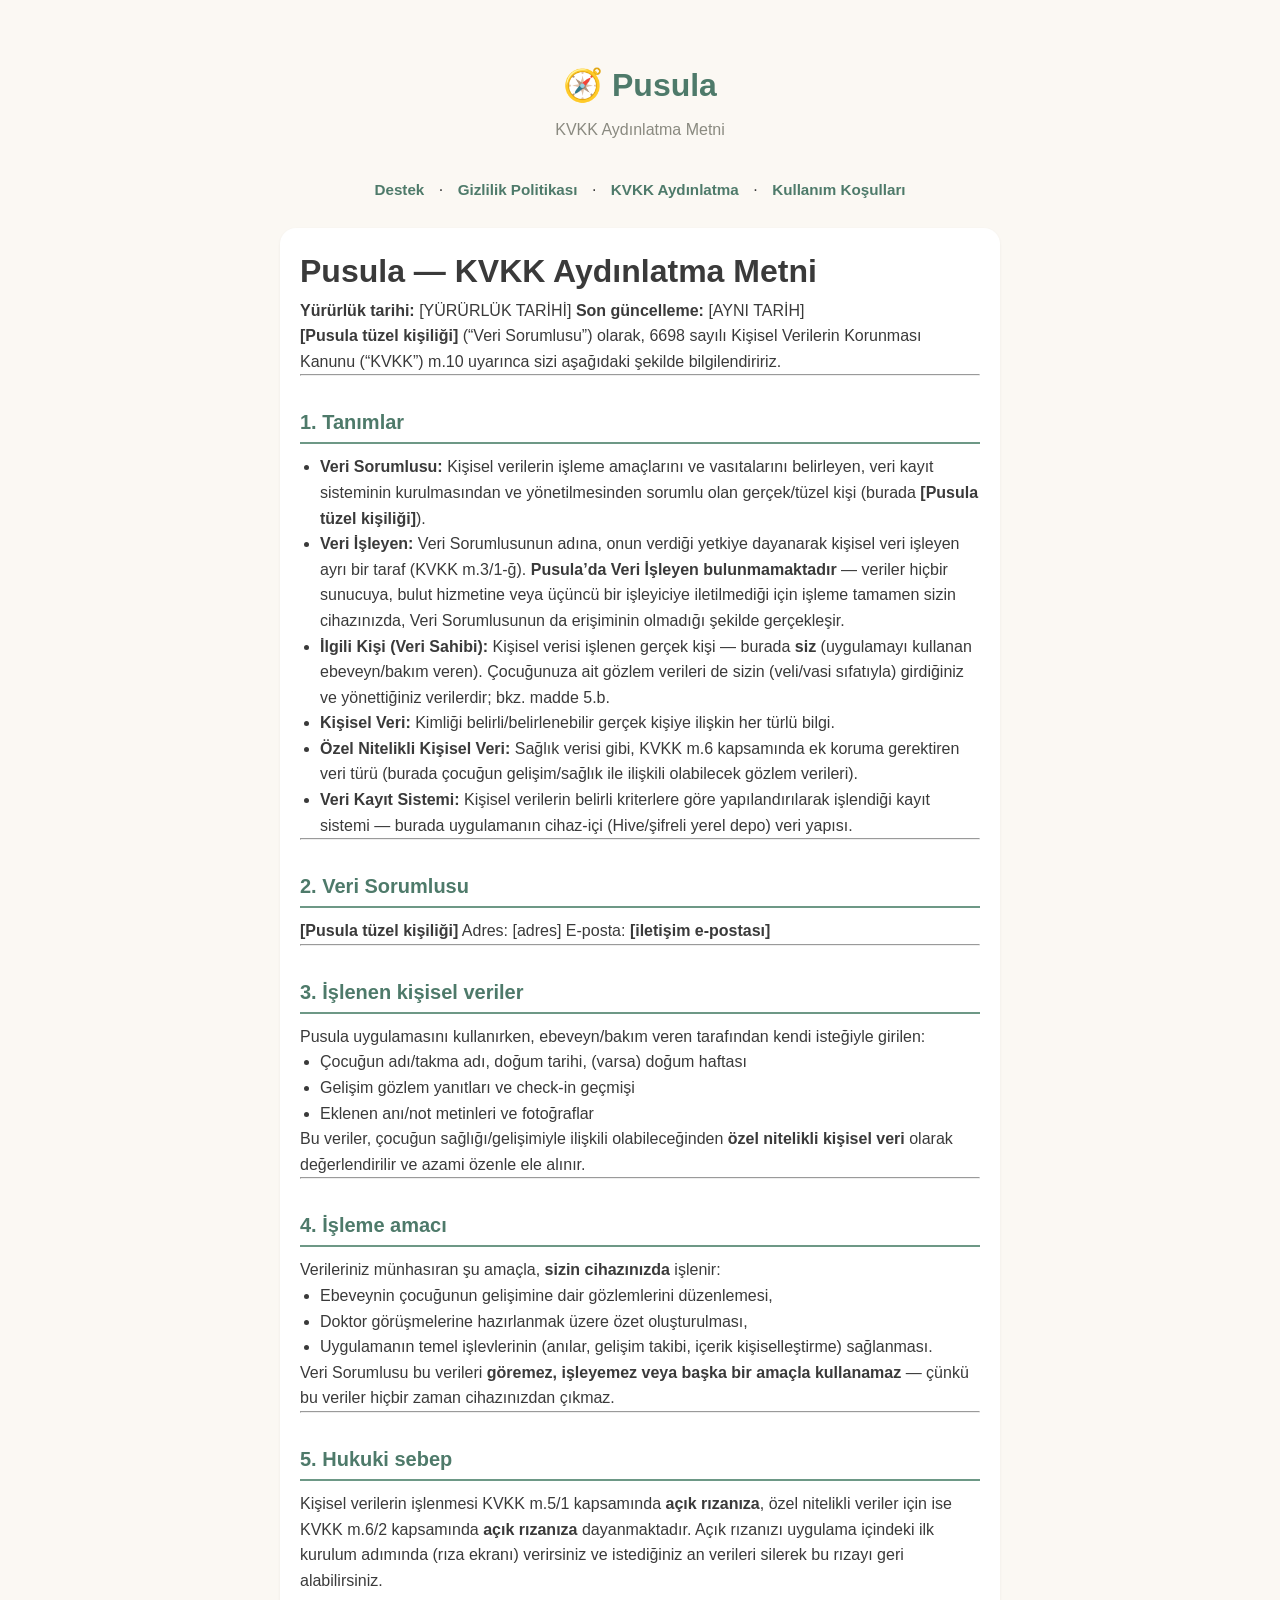
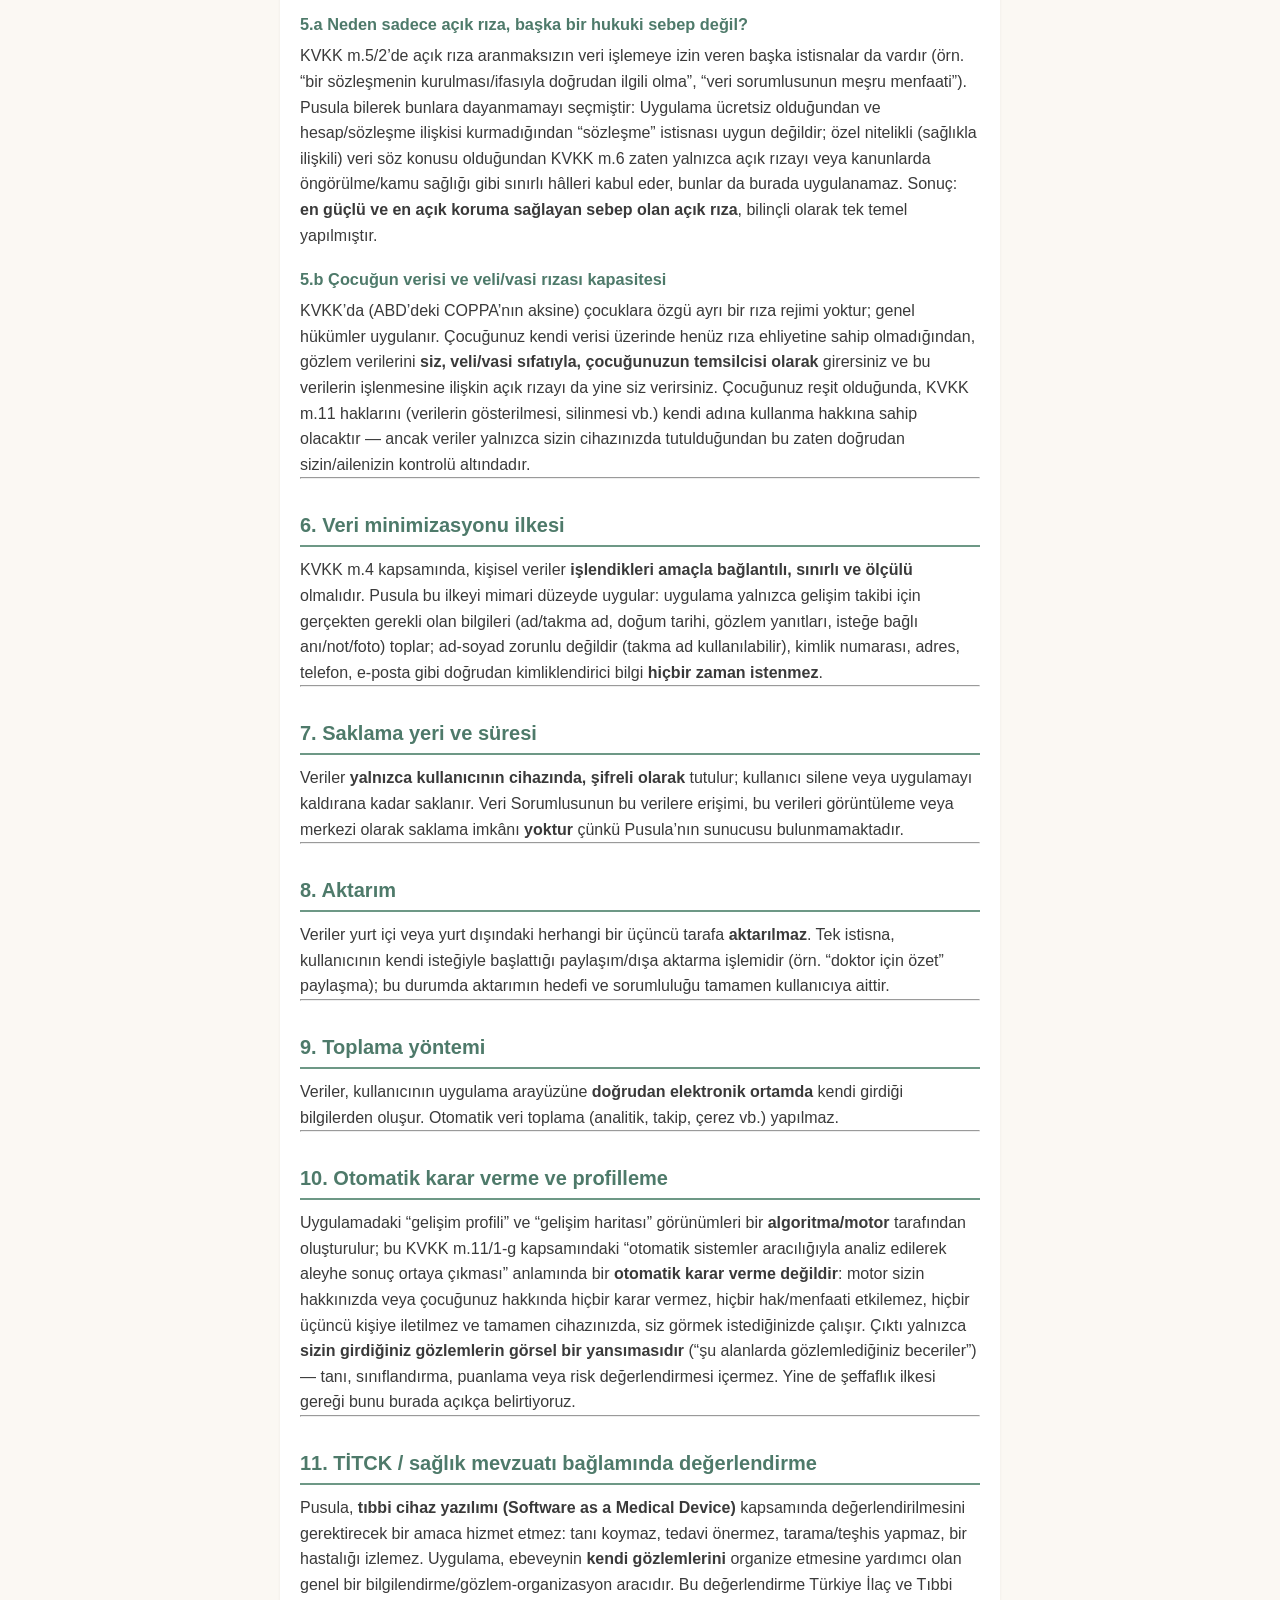
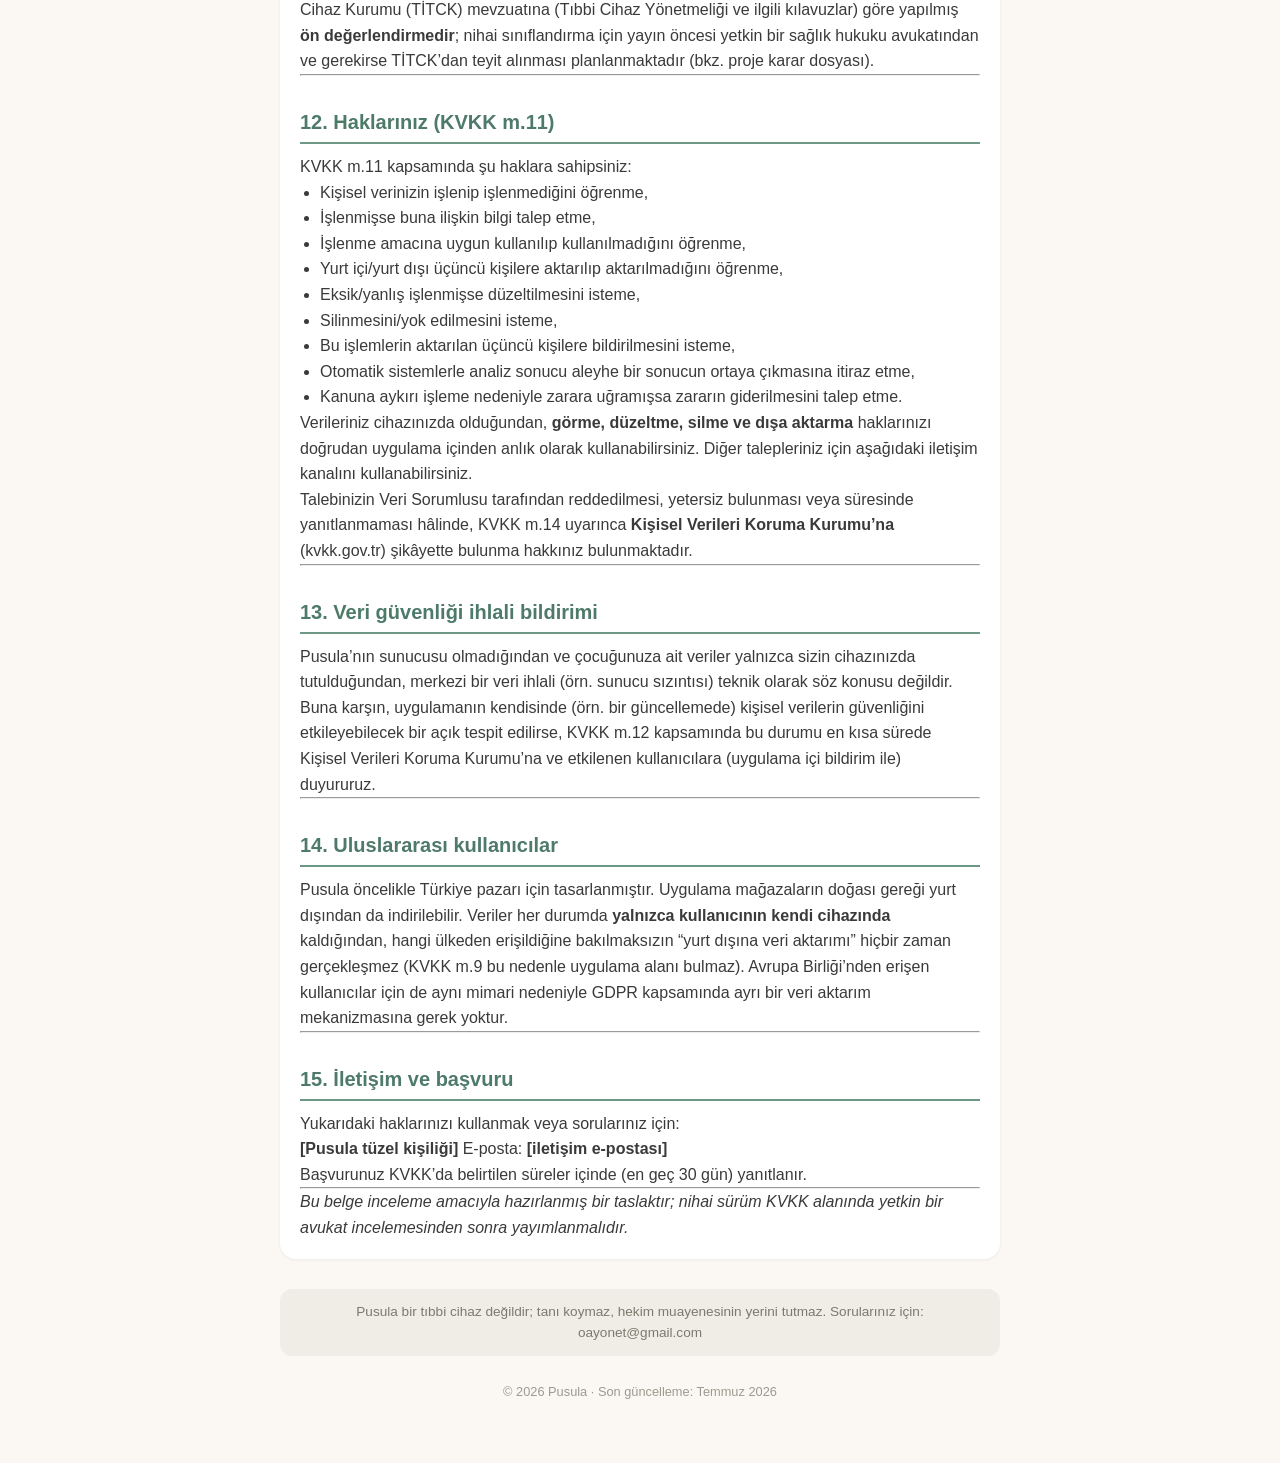
<file: kvkk.html>
<!DOCTYPE html>
<html lang="tr">
<head>
<meta charset="utf-8">
<meta name="viewport" content="width=device-width, initial-scale=1">
<title>Pusula — KVKK Aydınlatma Metni</title>
<link rel="stylesheet" href="style.css">
</head>
<body>
<div class="sarici">
<header><h1>🧭 Pusula</h1><p class="slogan">KVKK Aydınlatma Metni</p></header>
<nav>
  <a href="index.html">Destek</a> ·
  <a href="gizlilik.html">Gizlilik Politikası</a> ·
  <a href="kvkk.html">KVKK Aydınlatma</a> ·
  <a href="kosullar.html">Kullanım Koşulları</a>
</nav>
<div class="kart">
<h1 id="pusula-kvkk-aydınlatma-metni">Pusula — KVKK Aydınlatma
Metni</h1>
<p><strong>Yürürlük tarihi:</strong> [YÜRÜRLÜK TARİHİ] <strong>Son
güncelleme:</strong> [AYNI TARİH]</p>
<p><strong>[Pusula tüzel kişiliği]</strong> (“Veri Sorumlusu”) olarak,
6698 sayılı Kişisel Verilerin Korunması Kanunu (“KVKK”) m.10 uyarınca
sizi aşağıdaki şekilde bilgilendiririz.</p>
<hr />
<h2 id="tanımlar">1. Tanımlar</h2>
<ul>
<li><strong>Veri Sorumlusu:</strong> Kişisel verilerin işleme amaçlarını
ve vasıtalarını belirleyen, veri kayıt sisteminin kurulmasından ve
yönetilmesinden sorumlu olan gerçek/tüzel kişi (burada <strong>[Pusula
tüzel kişiliği]</strong>).</li>
<li><strong>Veri İşleyen:</strong> Veri Sorumlusunun adına, onun verdiği
yetkiye dayanarak kişisel veri işleyen ayrı bir taraf (KVKK m.3/1-ğ).
<strong>Pusula’da Veri İşleyen bulunmamaktadır</strong> — veriler hiçbir
sunucuya, bulut hizmetine veya üçüncü bir işleyiciye iletilmediği için
işleme tamamen sizin cihazınızda, Veri Sorumlusunun da erişiminin
olmadığı şekilde gerçekleşir.</li>
<li><strong>İlgili Kişi (Veri Sahibi):</strong> Kişisel verisi işlenen
gerçek kişi — burada <strong>siz</strong> (uygulamayı kullanan
ebeveyn/bakım veren). Çocuğunuza ait gözlem verileri de sizin (veli/vasi
sıfatıyla) girdiğiniz ve yönettiğiniz verilerdir; bkz. madde 5.b.</li>
<li><strong>Kişisel Veri:</strong> Kimliği belirli/belirlenebilir gerçek
kişiye ilişkin her türlü bilgi.</li>
<li><strong>Özel Nitelikli Kişisel Veri:</strong> Sağlık verisi gibi,
KVKK m.6 kapsamında ek koruma gerektiren veri türü (burada çocuğun
gelişim/sağlık ile ilişkili olabilecek gözlem verileri).</li>
<li><strong>Veri Kayıt Sistemi:</strong> Kişisel verilerin belirli
kriterlere göre yapılandırılarak işlendiği kayıt sistemi — burada
uygulamanın cihaz-içi (Hive/şifreli yerel depo) veri yapısı.</li>
</ul>
<hr />
<h2 id="veri-sorumlusu">2. Veri Sorumlusu</h2>
<p><strong>[Pusula tüzel kişiliği]</strong> Adres: [adres] E-posta:
<strong>[iletişim e-postası]</strong></p>
<hr />
<h2 id="işlenen-kişisel-veriler">3. İşlenen kişisel veriler</h2>
<p>Pusula uygulamasını kullanırken, ebeveyn/bakım veren tarafından kendi
isteğiyle girilen:</p>
<ul>
<li>Çocuğun adı/takma adı, doğum tarihi, (varsa) doğum haftası</li>
<li>Gelişim gözlem yanıtları ve check-in geçmişi</li>
<li>Eklenen anı/not metinleri ve fotoğraflar</li>
</ul>
<p>Bu veriler, çocuğun sağlığı/gelişimiyle ilişkili olabileceğinden
<strong>özel nitelikli kişisel veri</strong> olarak değerlendirilir ve
azami özenle ele alınır.</p>
<hr />
<h2 id="işleme-amacı">4. İşleme amacı</h2>
<p>Verileriniz münhasıran şu amaçla, <strong>sizin cihazınızda</strong>
işlenir:</p>
<ul>
<li>Ebeveynin çocuğunun gelişimine dair gözlemlerini düzenlemesi,</li>
<li>Doktor görüşmelerine hazırlanmak üzere özet oluşturulması,</li>
<li>Uygulamanın temel işlevlerinin (anılar, gelişim takibi, içerik
kişiselleştirme) sağlanması.</li>
</ul>
<p>Veri Sorumlusu bu verileri <strong>göremez, işleyemez veya başka bir
amaçla kullanamaz</strong> — çünkü bu veriler hiçbir zaman cihazınızdan
çıkmaz.</p>
<hr />
<h2 id="hukuki-sebep">5. Hukuki sebep</h2>
<p>Kişisel verilerin işlenmesi KVKK m.5/1 kapsamında <strong>açık
rızanıza</strong>, özel nitelikli veriler için ise KVKK m.6/2 kapsamında
<strong>açık rızanıza</strong> dayanmaktadır. Açık rızanızı uygulama
içindeki ilk kurulum adımında (rıza ekranı) verirsiniz ve istediğiniz an
verileri silerek bu rızayı geri alabilirsiniz.</p>
<h3 id="a-neden-sadece-açık-rıza-başka-bir-hukuki-sebep-değil">5.a Neden
sadece açık rıza, başka bir hukuki sebep değil?</h3>
<p>KVKK m.5/2’de açık rıza aranmaksızın veri işlemeye izin veren başka
istisnalar da vardır (örn. “bir sözleşmenin kurulması/ifasıyla doğrudan
ilgili olma”, “veri sorumlusunun meşru menfaati”). Pusula bilerek
bunlara dayanmamayı seçmiştir: Uygulama ücretsiz olduğundan ve
hesap/sözleşme ilişkisi kurmadığından “sözleşme” istisnası uygun
değildir; özel nitelikli (sağlıkla ilişkili) veri söz konusu olduğundan
KVKK m.6 zaten yalnızca açık rızayı veya kanunlarda öngörülme/kamu
sağlığı gibi sınırlı hâlleri kabul eder, bunlar da burada uygulanamaz.
Sonuç: <strong>en güçlü ve en açık koruma sağlayan sebep olan açık
rıza</strong>, bilinçli olarak tek temel yapılmıştır.</p>
<h3 id="b-çocuğun-verisi-ve-velivasi-rızası-kapasitesi">5.b Çocuğun
verisi ve veli/vasi rızası kapasitesi</h3>
<p>KVKK’da (ABD’deki COPPA’nın aksine) çocuklara özgü ayrı bir rıza
rejimi yoktur; genel hükümler uygulanır. Çocuğunuz kendi verisi üzerinde
henüz rıza ehliyetine sahip olmadığından, gözlem verilerini <strong>siz,
veli/vasi sıfatıyla, çocuğunuzun temsilcisi olarak</strong> girersiniz
ve bu verilerin işlenmesine ilişkin açık rızayı da yine siz verirsiniz.
Çocuğunuz reşit olduğunda, KVKK m.11 haklarını (verilerin gösterilmesi,
silinmesi vb.) kendi adına kullanma hakkına sahip olacaktır — ancak
veriler yalnızca sizin cihazınızda tutulduğundan bu zaten doğrudan
sizin/ailenizin kontrolü altındadır.</p>
<hr />
<h2 id="veri-minimizasyonu-ilkesi">6. Veri minimizasyonu ilkesi</h2>
<p>KVKK m.4 kapsamında, kişisel veriler <strong>işlendikleri amaçla
bağlantılı, sınırlı ve ölçülü</strong> olmalıdır. Pusula bu ilkeyi
mimari düzeyde uygular: uygulama yalnızca gelişim takibi için gerçekten
gerekli olan bilgileri (ad/takma ad, doğum tarihi, gözlem yanıtları,
isteğe bağlı anı/not/foto) toplar; ad-soyad zorunlu değildir (takma ad
kullanılabilir), kimlik numarası, adres, telefon, e-posta gibi doğrudan
kimliklendirici bilgi <strong>hiçbir zaman istenmez</strong>.</p>
<hr />
<h2 id="saklama-yeri-ve-süresi">7. Saklama yeri ve süresi</h2>
<p>Veriler <strong>yalnızca kullanıcının cihazında, şifreli
olarak</strong> tutulur; kullanıcı silene veya uygulamayı kaldırana
kadar saklanır. Veri Sorumlusunun bu verilere erişimi, bu verileri
görüntüleme veya merkezi olarak saklama imkânı <strong>yoktur</strong>
çünkü Pusula’nın sunucusu bulunmamaktadır.</p>
<hr />
<h2 id="aktarım">8. Aktarım</h2>
<p>Veriler yurt içi veya yurt dışındaki herhangi bir üçüncü tarafa
<strong>aktarılmaz</strong>. Tek istisna, kullanıcının kendi isteğiyle
başlattığı paylaşım/dışa aktarma işlemidir (örn. “doktor için özet”
paylaşma); bu durumda aktarımın hedefi ve sorumluluğu tamamen
kullanıcıya aittir.</p>
<hr />
<h2 id="toplama-yöntemi">9. Toplama yöntemi</h2>
<p>Veriler, kullanıcının uygulama arayüzüne <strong>doğrudan elektronik
ortamda</strong> kendi girdiği bilgilerden oluşur. Otomatik veri toplama
(analitik, takip, çerez vb.) yapılmaz.</p>
<hr />
<h2 id="otomatik-karar-verme-ve-profilleme">10. Otomatik karar verme ve
profilleme</h2>
<p>Uygulamadaki “gelişim profili” ve “gelişim haritası” görünümleri bir
<strong>algoritma/motor</strong> tarafından oluşturulur; bu KVKK
m.11/1-g kapsamındaki “otomatik sistemler aracılığıyla analiz edilerek
aleyhe sonuç ortaya çıkması” anlamında bir <strong>otomatik karar verme
değildir</strong>: motor sizin hakkınızda veya çocuğunuz hakkında hiçbir
karar vermez, hiçbir hak/menfaati etkilemez, hiçbir üçüncü kişiye
iletilmez ve tamamen cihazınızda, siz görmek istediğinizde çalışır.
Çıktı yalnızca <strong>sizin girdiğiniz gözlemlerin görsel bir
yansımasıdır</strong> (“şu alanlarda gözlemlediğiniz beceriler”) — tanı,
sınıflandırma, puanlama veya risk değerlendirmesi içermez. Yine de
şeffaflık ilkesi gereği bunu burada açıkça belirtiyoruz.</p>
<hr />
<h2 id="titck-sağlık-mevzuatı-bağlamında-değerlendirme">11. TİTCK /
sağlık mevzuatı bağlamında değerlendirme</h2>
<p>Pusula, <strong>tıbbi cihaz yazılımı (Software as a Medical
Device)</strong> kapsamında değerlendirilmesini gerektirecek bir amaca
hizmet etmez: tanı koymaz, tedavi önermez, tarama/teşhis yapmaz, bir
hastalığı izlemez. Uygulama, ebeveynin <strong>kendi
gözlemlerini</strong> organize etmesine yardımcı olan genel bir
bilgilendirme/gözlem-organizasyon aracıdır. Bu değerlendirme Türkiye
İlaç ve Tıbbi Cihaz Kurumu (TİTCK) mevzuatına (Tıbbi Cihaz Yönetmeliği
ve ilgili kılavuzlar) göre yapılmış <strong>ön
değerlendirmedir</strong>; nihai sınıflandırma için yayın öncesi yetkin
bir sağlık hukuku avukatından ve gerekirse TİTCK’dan teyit alınması
planlanmaktadır (bkz. proje karar dosyası).</p>
<hr />
<h2 id="haklarınız-kvkk-m.11">12. Haklarınız (KVKK m.11)</h2>
<p>KVKK m.11 kapsamında şu haklara sahipsiniz:</p>
<ul>
<li>Kişisel verinizin işlenip işlenmediğini öğrenme,</li>
<li>İşlenmişse buna ilişkin bilgi talep etme,</li>
<li>İşlenme amacına uygun kullanılıp kullanılmadığını öğrenme,</li>
<li>Yurt içi/yurt dışı üçüncü kişilere aktarılıp aktarılmadığını
öğrenme,</li>
<li>Eksik/yanlış işlenmişse düzeltilmesini isteme,</li>
<li>Silinmesini/yok edilmesini isteme,</li>
<li>Bu işlemlerin aktarılan üçüncü kişilere bildirilmesini isteme,</li>
<li>Otomatik sistemlerle analiz sonucu aleyhe bir sonucun ortaya
çıkmasına itiraz etme,</li>
<li>Kanuna aykırı işleme nedeniyle zarara uğramışsa zararın
giderilmesini talep etme.</li>
</ul>
<p>Verileriniz cihazınızda olduğundan, <strong>görme, düzeltme, silme ve
dışa aktarma</strong> haklarınızı doğrudan uygulama içinden anlık olarak
kullanabilirsiniz. Diğer talepleriniz için aşağıdaki iletişim kanalını
kullanabilirsiniz.</p>
<p>Talebinizin Veri Sorumlusu tarafından reddedilmesi, yetersiz
bulunması veya süresinde yanıtlanmaması hâlinde, KVKK m.14 uyarınca
<strong>Kişisel Verileri Koruma Kurumu’na</strong> (kvkk.gov.tr)
şikâyette bulunma hakkınız bulunmaktadır.</p>
<hr />
<h2 id="veri-güvenliği-ihlali-bildirimi">13. Veri güvenliği ihlali
bildirimi</h2>
<p>Pusula’nın sunucusu olmadığından ve çocuğunuza ait veriler yalnızca
sizin cihazınızda tutulduğundan, merkezi bir veri ihlali (örn. sunucu
sızıntısı) teknik olarak söz konusu değildir. Buna karşın, uygulamanın
kendisinde (örn. bir güncellemede) kişisel verilerin güvenliğini
etkileyebilecek bir açık tespit edilirse, KVKK m.12 kapsamında bu durumu
en kısa sürede Kişisel Verileri Koruma Kurumu’na ve etkilenen
kullanıcılara (uygulama içi bildirim ile) duyururuz.</p>
<hr />
<h2 id="uluslararası-kullanıcılar">14. Uluslararası kullanıcılar</h2>
<p>Pusula öncelikle Türkiye pazarı için tasarlanmıştır. Uygulama
mağazaların doğası gereği yurt dışından da indirilebilir. Veriler her
durumda <strong>yalnızca kullanıcının kendi cihazında</strong>
kaldığından, hangi ülkeden erişildiğine bakılmaksızın “yurt dışına veri
aktarımı” hiçbir zaman gerçekleşmez (KVKK m.9 bu nedenle uygulama alanı
bulmaz). Avrupa Birliği’nden erişen kullanıcılar için de aynı mimari
nedeniyle GDPR kapsamında ayrı bir veri aktarım mekanizmasına gerek
yoktur.</p>
<hr />
<h2 id="iletişim-ve-başvuru">15. İletişim ve başvuru</h2>
<p>Yukarıdaki haklarınızı kullanmak veya sorularınız için:</p>
<p><strong>[Pusula tüzel kişiliği]</strong> E-posta: <strong>[iletişim
e-postası]</strong></p>
<p>Başvurunuz KVKK’da belirtilen süreler içinde (en geç 30 gün)
yanıtlanır.</p>
<hr />
<p><em>Bu belge inceleme amacıyla hazırlanmış bir taslaktır; nihai sürüm
KVKK alanında yetkin bir avukat incelemesinden sonra
yayımlanmalıdır.</em></p>
</div>
<div class="uyari">Pusula bir tıbbi cihaz değildir; tanı koymaz, hekim muayenesinin yerini tutmaz. Sorularınız için: oayonet@gmail.com</div>
<footer>© 2026 Pusula · Son güncelleme: Temmuz 2026</footer>
</div>
</body>
</html>
</file>
<file: style.css>
:root { --ana:#6D9886; --koyu:#4E7A6A; --arka:#FBF8F3; --metin:#3A3A3A; }
* { box-sizing:border-box; margin:0; padding:0; }
body { font-family:-apple-system,"Segoe UI",Roboto,Arial,sans-serif; background:var(--arka); color:var(--metin); line-height:1.6; }
.sarici { max-width:760px; margin:0 auto; padding:24px 20px 60px; }
header { text-align:center; padding:36px 0 20px; }
header h1 { color:var(--koyu); font-size:2rem; }
header p.slogan { color:#8A8A80; margin-top:6px; }
nav { text-align:center; margin:14px 0 26px; }
nav a { color:var(--koyu); text-decoration:none; margin:0 10px; font-weight:600; font-size:.95rem; }
nav a:hover { text-decoration:underline; }
h2 { color:var(--koyu); margin:30px 0 10px; font-size:1.25rem; border-bottom:2px solid var(--ana); padding-bottom:4px; }
h3 { color:var(--koyu); margin:18px 0 6px; font-size:1.02rem; }
.kart { background:#fff; border-radius:16px; padding:18px 20px; margin:12px 0; box-shadow:0 1px 3px rgba(0,0,0,.06); }
details { background:#fff; border-radius:12px; padding:12px 16px; margin:8px 0; }
details summary { cursor:pointer; font-weight:600; color:var(--koyu); }
details p, details ol { margin-top:8px; font-size:.95rem; }
.buton { display:inline-block; background:var(--ana); color:#fff; padding:12px 22px; border-radius:12px; text-decoration:none; font-weight:600; }
.uyari { background:#F0EDE6; border-radius:12px; padding:12px 16px; font-size:.85rem; color:#7A7A6E; margin-top:30px; text-align:center; }
footer { text-align:center; font-size:.8rem; color:#9A9A8E; margin-top:26px; }
ul { padding-left:20px; } table { border-collapse:collapse; width:100%; margin:10px 0; }
th,td { border:1px solid #ddd; padding:6px 9px; font-size:.9rem; text-align:left; } th { background:#EFF4F1; }
.en { background:#EFF4F1; border-radius:12px; padding:14px 18px; margin-top:26px; font-size:.9rem; }
</file>
